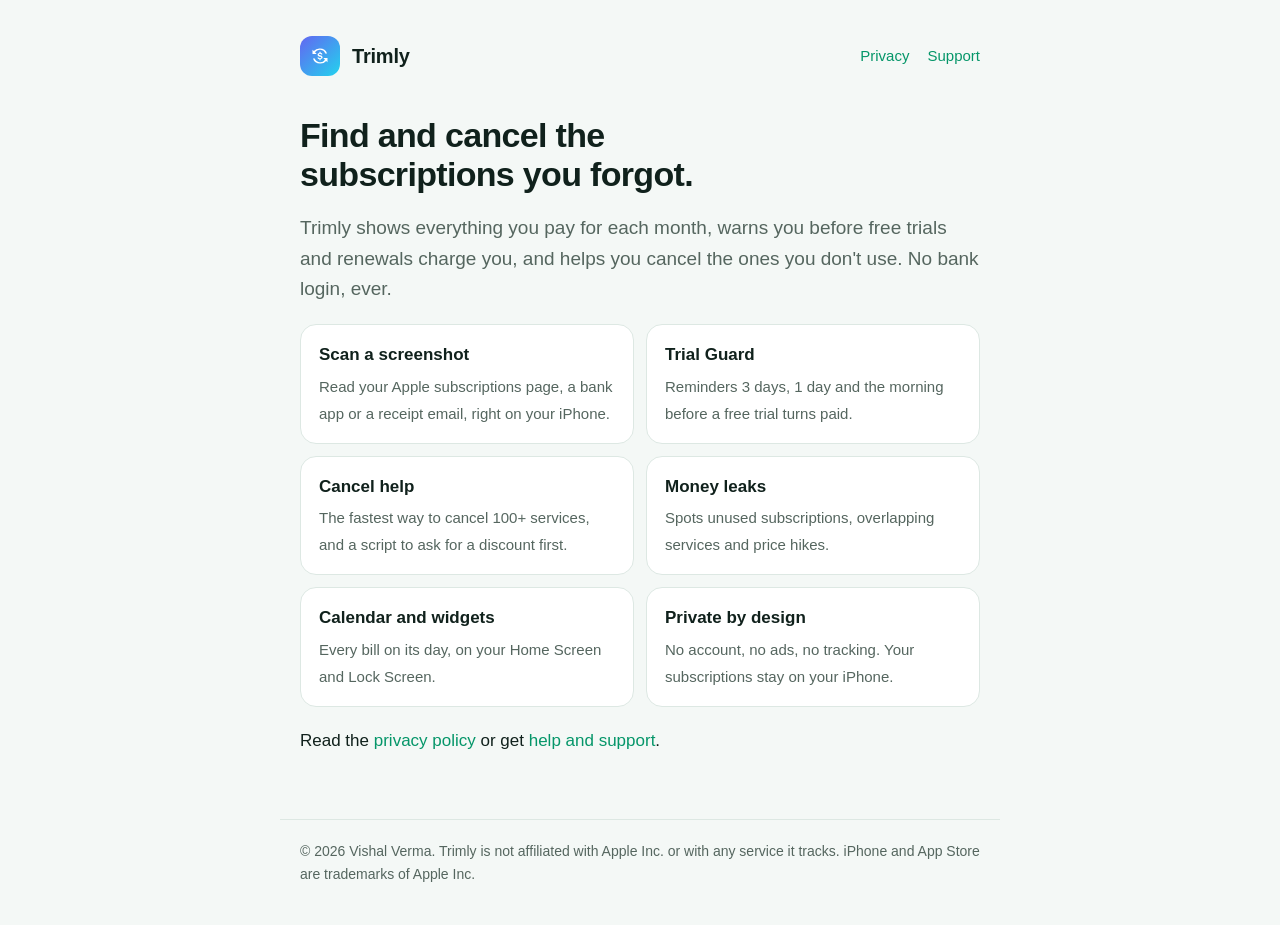
<file: index.html>
<!doctype html>
<html lang="en">
<head>
<meta charset="utf-8"><meta name="viewport" content="width=device-width, initial-scale=1"><link rel="stylesheet" href="style.css">
<title>Trimly</title>
<meta name="description" content="Trimly finds the subscriptions you forgot, warns you before trials and renewals charge you, and helps you cancel. No bank login.">
</head>
<body>
<header>
  <a class="brand" href="index.html" style="display:flex;align-items:center;gap:12px;color:inherit;text-decoration:none"><span class="mark" aria-hidden="true"><svg viewBox="0 0 24 24"><path d="M12 3a9 9 0 0 1 8.5 6h-2.2A7 7 0 0 0 6 7.6L8 9.5H3V4.5l1.6 1.6A9 9 0 0 1 12 3Zm0 18a9 9 0 0 1-8.5-6h2.2A7 7 0 0 0 18 16.4L16 14.5h5v5l-1.6-1.6A9 9 0 0 1 12 21Z"/><path d="M12.7 7v1.1c1.2.2 2 .9 2.2 2h-1.5c-.1-.5-.6-.8-1.4-.8-.8 0-1.3.3-1.3.8 0 .4.4.6 1.5.9 1.7.4 2.9.9 2.9 2.4 0 1.1-.9 1.9-2.4 2.1V17h-1.3v-1.1c-1.4-.2-2.3-1-2.4-2.2h1.5c.1.6.7 1 1.6 1 .9 0 1.4-.3 1.4-.9 0-.5-.4-.7-1.6-1-1.6-.4-2.8-.9-2.8-2.3 0-1 .8-1.8 2.2-2V7h1.4Z"/></svg></span> Trimly</a>
  <nav aria-label="Pages"><a href="privacy.html">Privacy</a><a href="support.html">Support</a></nav>
</header>
<main>
  <h1>Find and cancel the subscriptions you forgot.</h1>
  <p class="lead">Trimly shows everything you pay for each month, warns you before free trials and renewals charge you, and helps you cancel the ones you don't use. No bank login, ever.</p>
  <div class="cards">
    <div class="card"><strong>Scan a screenshot</strong><span>Read your Apple subscriptions page, a bank app or a receipt email, right on your iPhone.</span></div>
    <div class="card"><strong>Trial Guard</strong><span>Reminders 3 days, 1 day and the morning before a free trial turns paid.</span></div>
    <div class="card"><strong>Cancel help</strong><span>The fastest way to cancel 100+ services, and a script to ask for a discount first.</span></div>
    <div class="card"><strong>Money leaks</strong><span>Spots unused subscriptions, overlapping services and price hikes.</span></div>
    <div class="card"><strong>Calendar and widgets</strong><span>Every bill on its day, on your Home Screen and Lock Screen.</span></div>
    <div class="card"><strong>Private by design</strong><span>No account, no ads, no tracking. Your subscriptions stay on your iPhone.</span></div>
  </div>
  <p>Read the <a href="privacy.html">privacy policy</a> or get <a href="support.html">help and support</a>.</p>
</main>
<footer>&copy; 2026 Vishal Verma. Trimly is not affiliated with Apple Inc. or with any service it tracks. iPhone and App Store are trademarks of Apple Inc.</footer>
</body>
</html>
</file>
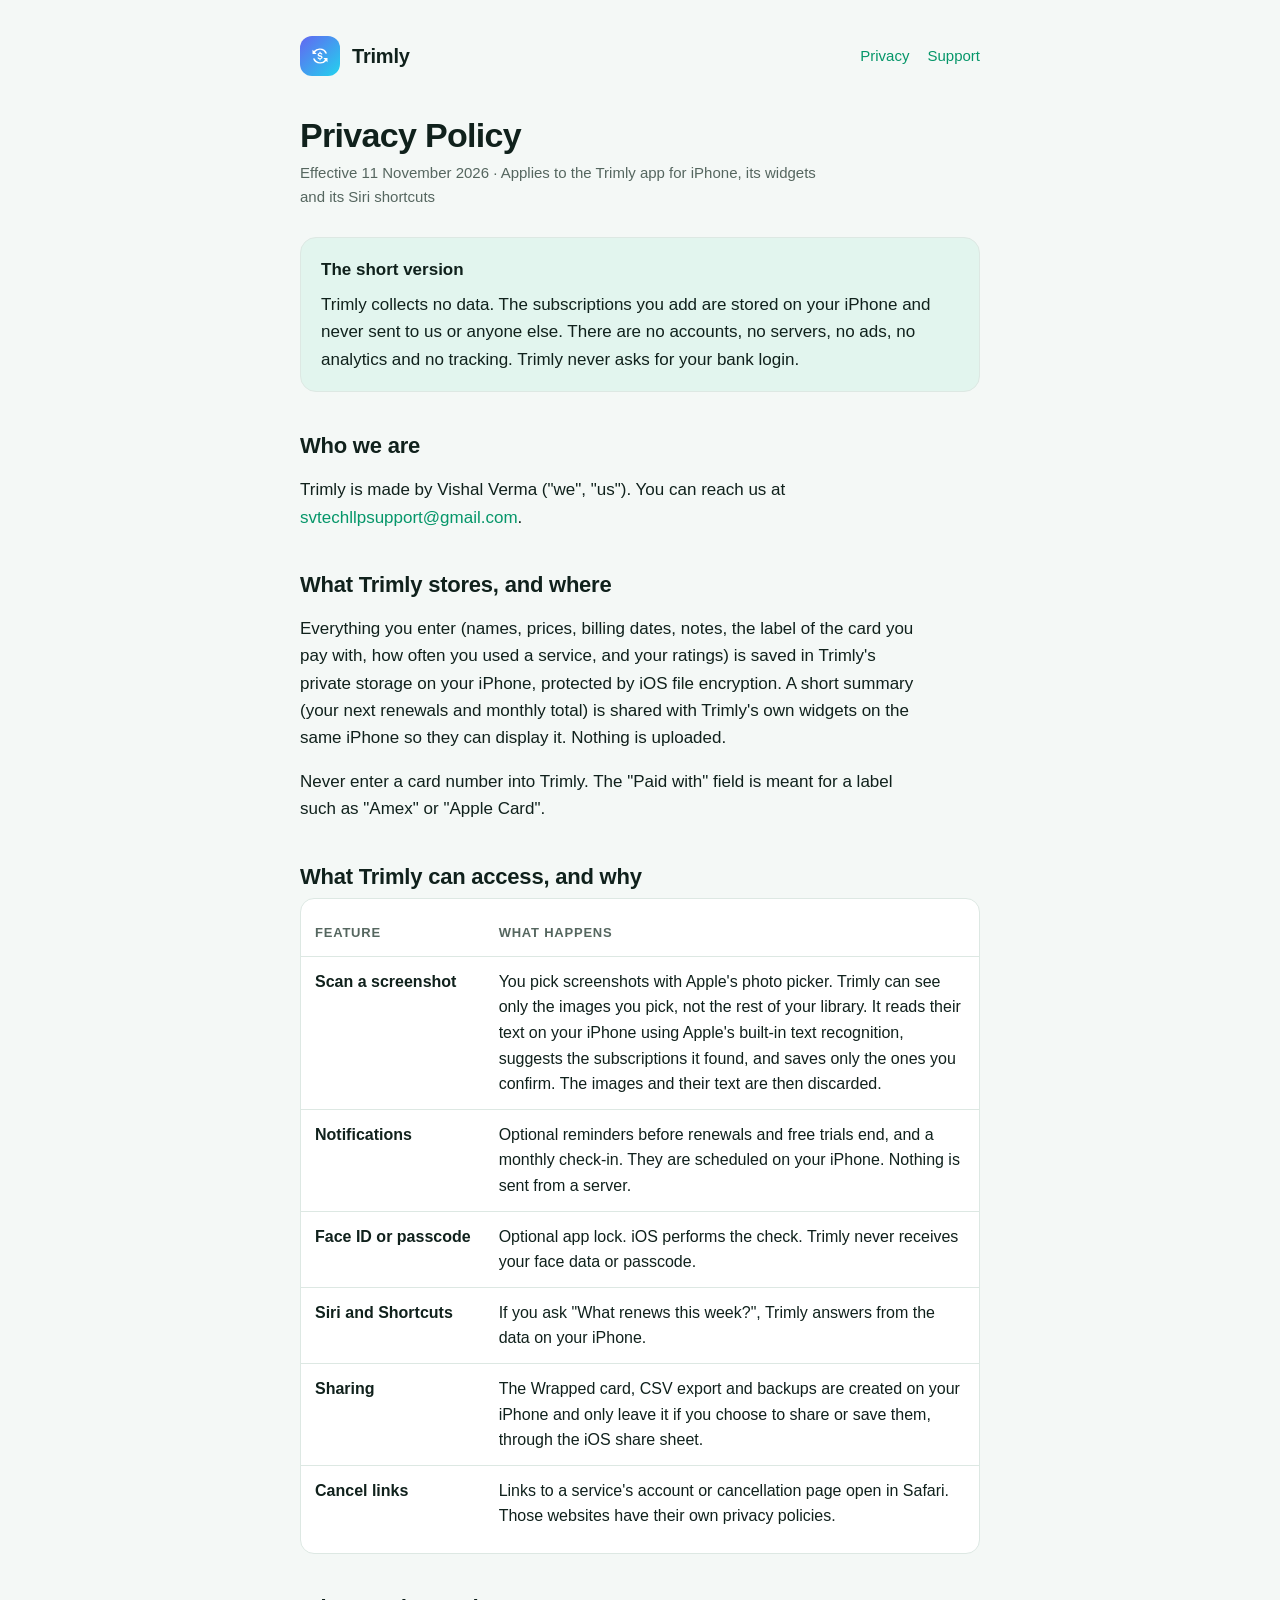
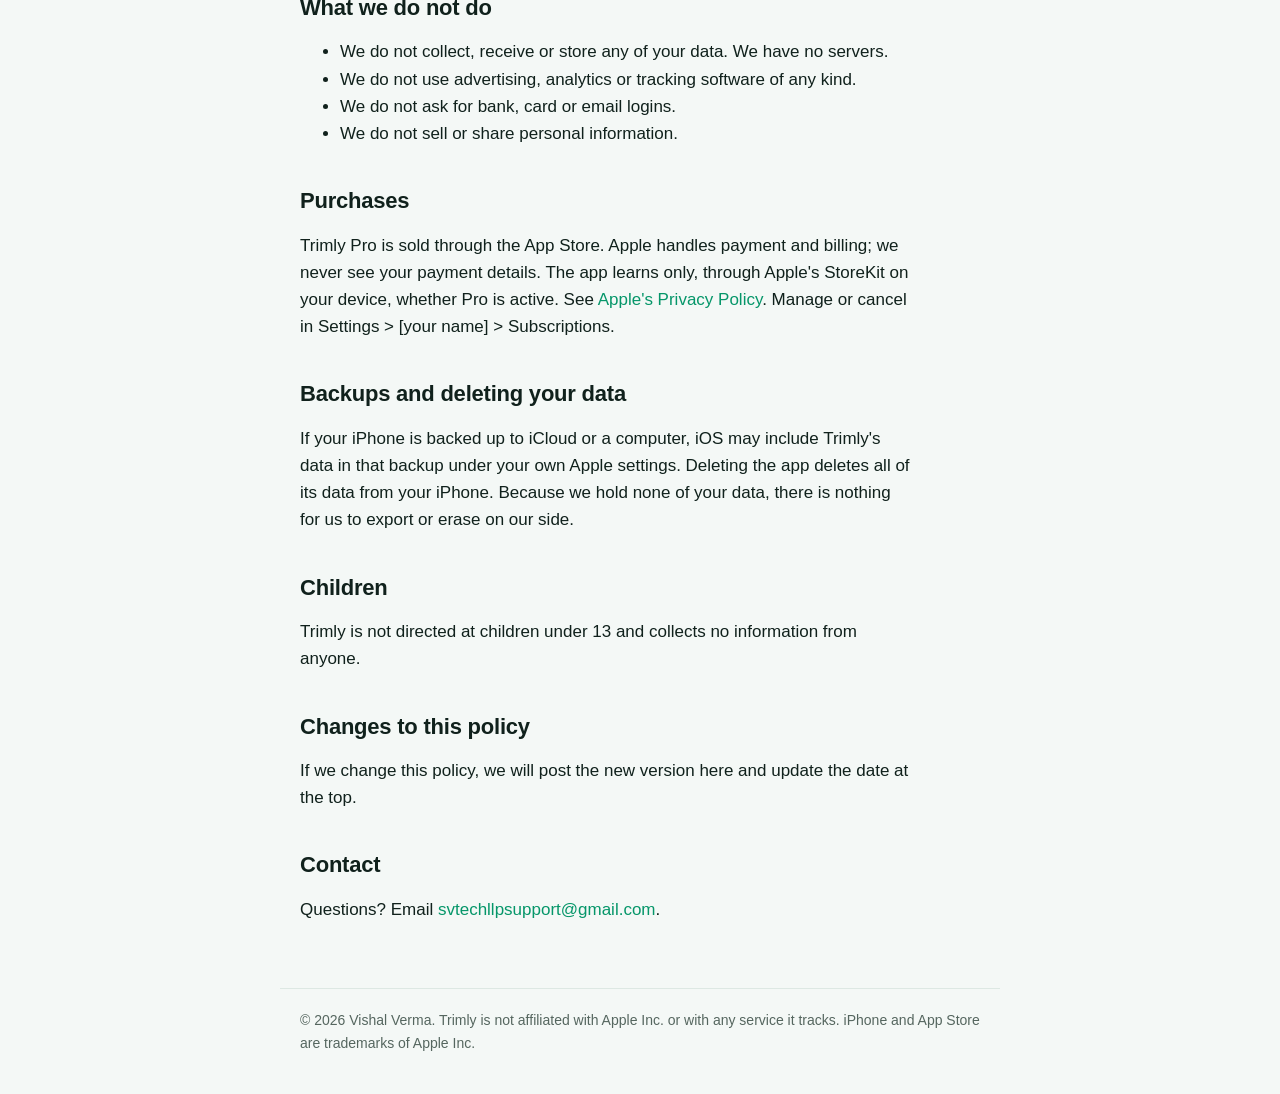
<file: privacy.html>
<!doctype html>
<html lang="en">
<head>
<meta charset="utf-8"><meta name="viewport" content="width=device-width, initial-scale=1"><link rel="stylesheet" href="style.css">
<title>Trimly Privacy Policy</title>
<meta name="description" content="Trimly collects no data. Your subscriptions stay on your iPhone. No accounts, ads or tracking.">
</head>
<body>
<header>
  <a class="brand" href="index.html" style="display:flex;align-items:center;gap:12px;color:inherit;text-decoration:none"><span class="mark" aria-hidden="true"><svg viewBox="0 0 24 24"><path d="M12 3a9 9 0 0 1 8.5 6h-2.2A7 7 0 0 0 6 7.6L8 9.5H3V4.5l1.6 1.6A9 9 0 0 1 12 3Zm0 18a9 9 0 0 1-8.5-6h2.2A7 7 0 0 0 18 16.4L16 14.5h5v5l-1.6-1.6A9 9 0 0 1 12 21Z"/><path d="M12.7 7v1.1c1.2.2 2 .9 2.2 2h-1.5c-.1-.5-.6-.8-1.4-.8-.8 0-1.3.3-1.3.8 0 .4.4.6 1.5.9 1.7.4 2.9.9 2.9 2.4 0 1.1-.9 1.9-2.4 2.1V17h-1.3v-1.1c-1.4-.2-2.3-1-2.4-2.2h1.5c.1.6.7 1 1.6 1 .9 0 1.4-.3 1.4-.9 0-.5-.4-.7-1.6-1-1.6-.4-2.8-.9-2.8-2.3 0-1 .8-1.8 2.2-2V7h1.4Z"/></svg></span> Trimly</a>
  <nav aria-label="Pages"><a href="privacy.html" aria-current="page">Privacy</a><a href="support.html">Support</a></nav>
</header>
<main>
  <h1>Privacy Policy</h1>
  <p class="meta">Effective 11 November 2026 &middot; Applies to the Trimly app for iPhone, its widgets and its Siri shortcuts</p>

  <div class="summary">
    <p><strong>The short version</strong></p>
    <p>Trimly collects no data. The subscriptions you add are stored on your iPhone and never sent to us or anyone else. There are no accounts, no servers, no ads, no analytics and no tracking. Trimly never asks for your bank login.</p>
  </div>

  <h2>Who we are</h2>
  <p>Trimly is made by Vishal Verma ("we", "us"). You can reach us at <a href="mailto:svtechllpsupport@gmail.com">svtechllpsupport@gmail.com</a>.</p>

  <h2>What Trimly stores, and where</h2>
  <p>Everything you enter (names, prices, billing dates, notes, the label of the card you pay with, how often you used a service, and your ratings) is saved in Trimly's private storage on your iPhone, protected by iOS file encryption. A short summary (your next renewals and monthly total) is shared with Trimly's own widgets on the same iPhone so they can display it. Nothing is uploaded.</p>
  <p>Never enter a card number into Trimly. The "Paid with" field is meant for a label such as "Amex" or "Apple Card".</p>

  <h2>What Trimly can access, and why</h2>
  <div class="table-wrap"><table>
    <thead><tr><th>Feature</th><th>What happens</th></tr></thead>
    <tbody>
      <tr><td>Scan a screenshot</td><td>You pick screenshots with Apple's photo picker. Trimly can see only the images you pick, not the rest of your library. It reads their text on your iPhone using Apple's built-in text recognition, suggests the subscriptions it found, and saves only the ones you confirm. The images and their text are then discarded.</td></tr>
      <tr><td>Notifications</td><td>Optional reminders before renewals and free trials end, and a monthly check-in. They are scheduled on your iPhone. Nothing is sent from a server.</td></tr>
      <tr><td>Face ID or passcode</td><td>Optional app lock. iOS performs the check. Trimly never receives your face data or passcode.</td></tr>
      <tr><td>Siri and Shortcuts</td><td>If you ask "What renews this week?", Trimly answers from the data on your iPhone.</td></tr>
      <tr><td>Sharing</td><td>The Wrapped card, CSV export and backups are created on your iPhone and only leave it if you choose to share or save them, through the iOS share sheet.</td></tr>
      <tr><td>Cancel links</td><td>Links to a service's account or cancellation page open in Safari. Those websites have their own privacy policies.</td></tr>
    </tbody>
  </table></div>

  <h2>What we do not do</h2>
  <ul>
    <li>We do not collect, receive or store any of your data. We have no servers.</li>
    <li>We do not use advertising, analytics or tracking software of any kind.</li>
    <li>We do not ask for bank, card or email logins.</li>
    <li>We do not sell or share personal information.</li>
  </ul>

  <h2>Purchases</h2>
  <p>Trimly Pro is sold through the App Store. Apple handles payment and billing; we never see your payment details. The app learns only, through Apple's StoreKit on your device, whether Pro is active. See <a href="https://www.apple.com/legal/privacy/">Apple's Privacy Policy</a>. Manage or cancel in Settings &gt; [your name] &gt; Subscriptions.</p>

  <h2>Backups and deleting your data</h2>
  <p>If your iPhone is backed up to iCloud or a computer, iOS may include Trimly's data in that backup under your own Apple settings. Deleting the app deletes all of its data from your iPhone. Because we hold none of your data, there is nothing for us to export or erase on our side.</p>

  <h2>Children</h2>
  <p>Trimly is not directed at children under 13 and collects no information from anyone.</p>

  <h2>Changes to this policy</h2>
  <p>If we change this policy, we will post the new version here and update the date at the top.</p>

  <h2>Contact</h2>
  <p>Questions? Email <a href="mailto:svtechllpsupport@gmail.com">svtechllpsupport@gmail.com</a>.</p>
</main>
<footer>&copy; 2026 Vishal Verma. Trimly is not affiliated with Apple Inc. or with any service it tracks. iPhone and App Store are trademarks of Apple Inc.</footer>
</body>
</html>
</file>
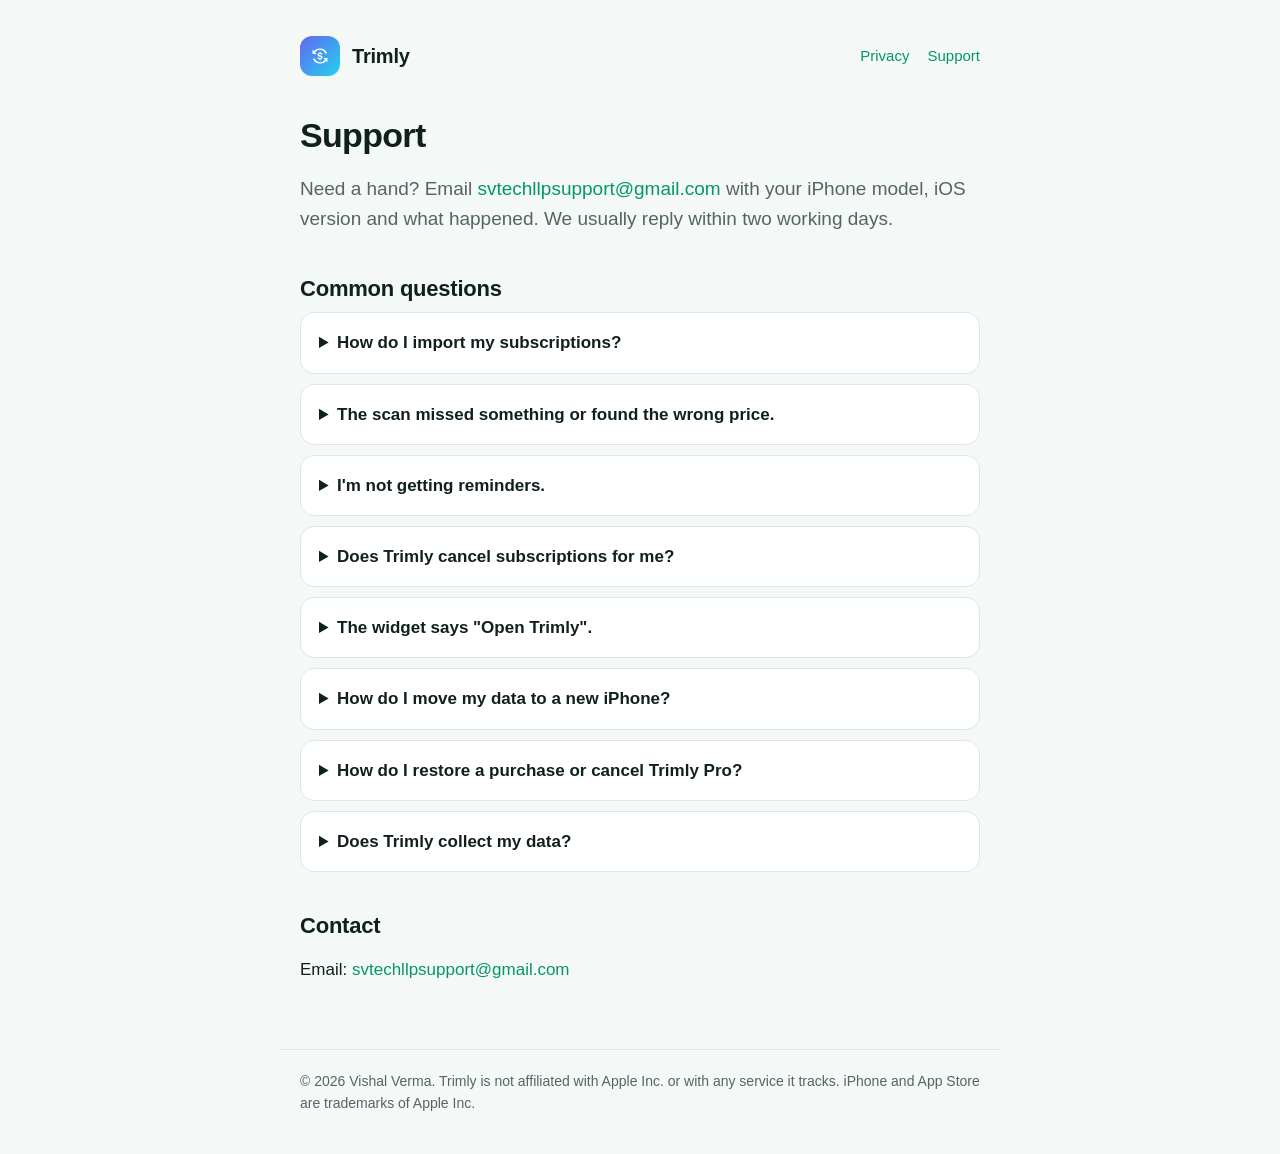
<file: support.html>
<!doctype html>
<html lang="en">
<head>
<meta charset="utf-8"><meta name="viewport" content="width=device-width, initial-scale=1"><link rel="stylesheet" href="style.css">
<title>Trimly Support</title>
<meta name="description" content="Help for Trimly: answers to common questions and how to contact us.">
</head>
<body>
<header>
  <a class="brand" href="index.html" style="display:flex;align-items:center;gap:12px;color:inherit;text-decoration:none"><span class="mark" aria-hidden="true"><svg viewBox="0 0 24 24"><path d="M12 3a9 9 0 0 1 8.5 6h-2.2A7 7 0 0 0 6 7.6L8 9.5H3V4.5l1.6 1.6A9 9 0 0 1 12 3Zm0 18a9 9 0 0 1-8.5-6h2.2A7 7 0 0 0 18 16.4L16 14.5h5v5l-1.6-1.6A9 9 0 0 1 12 21Z"/><path d="M12.7 7v1.1c1.2.2 2 .9 2.2 2h-1.5c-.1-.5-.6-.8-1.4-.8-.8 0-1.3.3-1.3.8 0 .4.4.6 1.5.9 1.7.4 2.9.9 2.9 2.4 0 1.1-.9 1.9-2.4 2.1V17h-1.3v-1.1c-1.4-.2-2.3-1-2.4-2.2h1.5c.1.6.7 1 1.6 1 .9 0 1.4-.3 1.4-.9 0-.5-.4-.7-1.6-1-1.6-.4-2.8-.9-2.8-2.3 0-1 .8-1.8 2.2-2V7h1.4Z"/></svg></span> Trimly</a>
  <nav aria-label="Pages"><a href="privacy.html">Privacy</a><a href="support.html" aria-current="page">Support</a></nav>
</header>
<main>
  <h1>Support</h1>
  <p class="lead">Need a hand? Email <a href="mailto:svtechllpsupport@gmail.com">svtechllpsupport@gmail.com</a> with your iPhone model, iOS version and what happened. We usually reply within two working days.</p>

  <h2>Common questions</h2>
  <details><summary>How do I import my subscriptions?</summary>
    <p>Tap Scan a screenshot. The quickest source is your iPhone's own list: open Settings &gt; [your name] &gt; Subscriptions, take a screenshot, then pick it in Trimly. You can also use screenshots of recent transactions in your bank or card app, or of receipt emails.</p></details>
  <details><summary>The scan missed something or found the wrong price.</summary>
    <p>Untick anything that isn't a subscription before adding, and tap any price to change it. You can edit every detail later from the subscription's page. Clear, uncropped screenshots work best.</p></details>
  <details><summary>I'm not getting reminders.</summary>
    <p>Open Trimly &gt; Settings and tap Turn on notifications, or allow them in iPhone Settings &gt; Notifications &gt; Trimly. You can choose the reminder time in Trimly's Settings.</p></details>
  <details><summary>Does Trimly cancel subscriptions for me?</summary>
    <p>No. Trimly takes you straight to the right page and walks you through it, but only you can cancel with the company or with Apple. When you're done, tap I've cancelled it and Trimly tracks your savings.</p></details>
  <details><summary>The widget says "Open Trimly".</summary>
    <p>Open the app once after installing or updating. The widget refreshes from the app's data on your iPhone.</p></details>
  <details><summary>How do I move my data to a new iPhone?</summary>
    <p>Restoring an iPhone backup brings Trimly's data with it. You can also use Settings &gt; Back up to Files in Trimly, then Restore a backup on the new iPhone.</p></details>
  <details><summary>How do I restore a purchase or cancel Trimly Pro?</summary>
    <p>To restore, open Trimly &gt; Settings &gt; Restore purchases. To cancel, open iPhone Settings &gt; [your name] &gt; Subscriptions &gt; Trimly Pro. You keep Pro until the end of the period you paid for.</p></details>
  <details><summary>Does Trimly collect my data?</summary>
    <p>No. Your subscriptions stay on your iPhone, and there are no accounts, ads or tracking. See the <a href="privacy.html">privacy policy</a>.</p></details>

  <h2>Contact</h2>
  <p>Email: <a href="mailto:svtechllpsupport@gmail.com">svtechllpsupport@gmail.com</a></p>
</main>
<footer>&copy; 2026 Vishal Verma. Trimly is not affiliated with Apple Inc. or with any service it tracks. iPhone and App Store are trademarks of Apple Inc.</footer>
</body>
</html>
</file>
<file: style.css>
:root {
  --bg: #f4f8f6;
  --card: #ffffff;
  --fg: #10211c;
  --muted: #55665f;
  --line: #dde8e3;
  --accent: #059669;
  --accent-soft: #e2f5ee;
}
@media (prefers-color-scheme: dark) {
  :root {
    --bg: #06110e;
    --card: #0e1f1a;
    --fg: #e8f6f0;
    --muted: #9bb6ab;
    --line: #1d3a31;
    --accent: #34d399;
    --accent-soft: #123328;
  }
}
* { box-sizing: border-box; }
html { -webkit-text-size-adjust: 100%; }
body {
  margin: 0;
  background: var(--bg);
  color: var(--fg);
  font: 17px/1.6 -apple-system, BlinkMacSystemFont, "SF Pro Text", "Segoe UI", Roboto, Helvetica, Arial, sans-serif;
}
header, main, footer {
  width: min(720px, 100%);
  margin: 0 auto;
  padding-left: max(20px, env(safe-area-inset-left));
  padding-right: max(20px, env(safe-area-inset-right));
}
header { padding-top: 36px; padding-bottom: 8px; display: flex; align-items: center; gap: 12px; }
.mark {
  width: 40px; height: 40px; border-radius: 12px;
  background: linear-gradient(135deg, #6366f1, #22d3ee);
  display: grid; place-items: center; flex: none;
}
.mark svg { width: 20px; height: 20px; fill: #fff; }
.brand { font-weight: 700; font-size: 20px; letter-spacing: -0.01em; }
nav { margin-left: auto; display: flex; gap: 18px; font-size: 15px; }
a { color: var(--accent); text-decoration: none; }
a:hover { text-decoration: underline; }
a:focus-visible { outline: 3px solid var(--accent); outline-offset: 3px; border-radius: 4px; }
main { padding-top: 24px; padding-bottom: 48px; }
h1 { font-size: 34px; line-height: 1.15; letter-spacing: -0.02em; margin: 8px 0 6px; text-wrap: balance; }
h2 { font-size: 22px; line-height: 1.25; margin: 40px 0 8px; letter-spacing: -0.01em; text-wrap: balance; }
p, li { max-width: 65ch; }
.lead { font-size: 19px; color: var(--muted); }
.meta { color: var(--muted); font-size: 15px; margin: 0 0 28px; }
.summary {
  background: var(--accent-soft); border: 1px solid var(--line); border-radius: 16px;
  padding: 18px 20px; margin: 20px 0;
}
.summary p { margin: 0 0 8px; }
.summary p:last-child { margin: 0; }
table { width: 100%; border-collapse: collapse; margin: 12px 0; font-size: 16px; }
.table-wrap { overflow-x: auto; border: 1px solid var(--line); border-radius: 14px; background: var(--card); }
th, td { text-align: left; padding: 12px 14px; border-bottom: 1px solid var(--line); vertical-align: top; }
th { font-size: 13px; text-transform: uppercase; letter-spacing: 0.06em; color: var(--muted); }
tr:last-child td { border-bottom: 0; }
td:first-child { font-weight: 600; white-space: nowrap; }
details { background: var(--card); border: 1px solid var(--line); border-radius: 14px; padding: 4px 18px; margin: 10px 0; }
summary { cursor: pointer; padding: 12px 0; font-weight: 600; }
details p { margin: 0 0 14px; }
.cards { display: grid; gap: 12px; grid-template-columns: repeat(auto-fit, minmax(220px, 1fr)); margin: 20px 0; }
.card { background: var(--card); border: 1px solid var(--line); border-radius: 16px; padding: 16px 18px; }
.card strong { display: block; margin-bottom: 4px; }
.card span { color: var(--muted); font-size: 15px; }
footer { padding-top: 20px; padding-bottom: 40px; color: var(--muted); font-size: 14px; border-top: 1px solid var(--line); }
footer a { color: inherit; text-decoration: underline; }
@media (max-width: 480px) { h1 { font-size: 29px; } td:first-child { white-space: normal; } }
</file>
